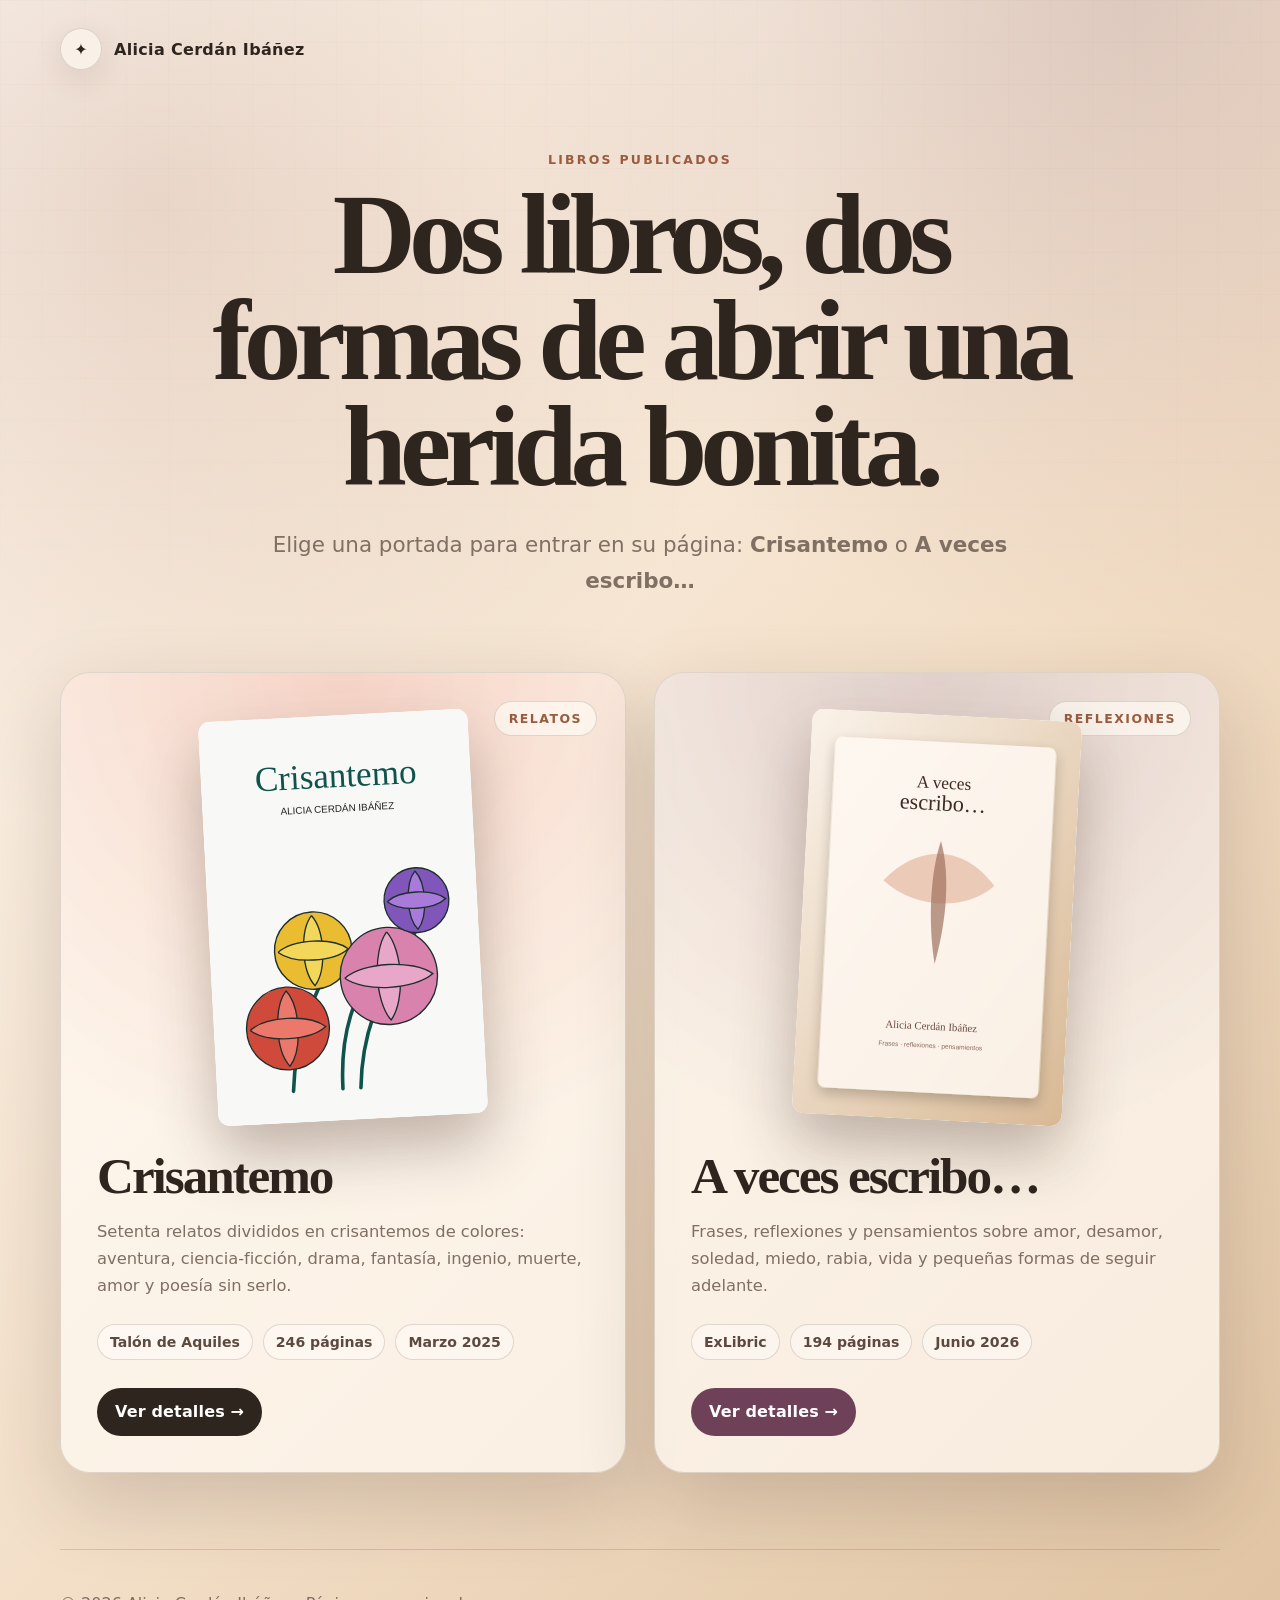
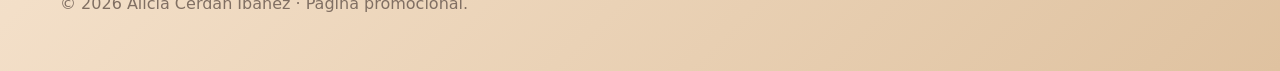
<file: index.html>
<!doctype html>
<html lang="es">
<head>
  <meta charset="utf-8" />
  <meta name="viewport" content="width=device-width, initial-scale=1" />
  <title>Libros de Alicia Cerdán Ibáñez</title>
  <meta name="description" content="Página inicial de los libros de Alicia Cerdán Ibáñez: Crisantemo y A veces escribo…" />
  <meta property="og:title" content="Libros de Alicia Cerdán Ibáñez" />
  <meta property="og:description" content="Elige entre Crisantemo y A veces escribo…" />
  <meta property="og:type" content="website" />
  <meta property="og:image" content="https://editorial.talondeaquiles.es/wp-content/uploads/2025/09/Crisantemo.png" />
  <link rel="preconnect" href="https://editorial.talondeaquiles.es" />
  <style>
    :root {
      --ink: #2f251f;
      --muted: #806f63;
      --paper: #fffaf3;
      --soft: #f2e3d0;
      --line: rgba(91, 67, 50, .18);
      --accent: #9a5b3f;
      --accent-2: #6f4158;
      --shadow: 0 30px 80px rgba(50, 34, 25, .18);
      --radius: 30px;
    }

    * { box-sizing: border-box; }

    html { scroll-behavior: smooth; }

    body {
      margin: 0;
      min-height: 100vh;
      font-family: Inter, ui-sans-serif, system-ui, -apple-system, BlinkMacSystemFont, "Segoe UI", sans-serif;
      color: var(--ink);
      background:
        radial-gradient(circle at 12% 12%, rgba(154, 91, 63, .20), transparent 34%),
        radial-gradient(circle at 88% 0%, rgba(111, 65, 88, .18), transparent 32%),
        linear-gradient(135deg, #fffaf4 0%, #f3dfc8 55%, #dfc2a0 100%);
      overflow-x: hidden;
    }

    body::before {
      content: "";
      position: fixed;
      inset: 0;
      pointer-events: none;
      opacity: .34;
      background-image:
        linear-gradient(rgba(88, 60, 42, .06) 1px, transparent 1px),
        linear-gradient(90deg, rgba(88, 60, 42, .04) 1px, transparent 1px);
      background-size: 42px 42px;
      mask-image: linear-gradient(to bottom, black, transparent 85%);
    }

    .shell {
      width: min(1160px, calc(100% - 36px));
      margin: 0 auto;
      position: relative;
      z-index: 1;
    }

    .topbar {
      display: flex;
      justify-content: space-between;
      align-items: center;
      gap: 18px;
      padding: 28px 0;
    }

    .brand {
      display: inline-flex;
      align-items: center;
      gap: 12px;
      color: inherit;
      text-decoration: none;
      font-weight: 700;
      letter-spacing: .02em;
    }

    .brand-mark {
      width: 42px;
      height: 42px;
      display: grid;
      place-items: center;
      border: 1px solid var(--line);
      border-radius: 999px;
      background: rgba(255, 250, 243, .62);
      box-shadow: 0 10px 30px rgba(71, 44, 28, .10);
    }

    .nav-link {
      color: var(--ink);
      text-decoration: none;
      font-weight: 700;
      padding: 10px 16px;
      border-radius: 999px;
      border: 1px solid var(--line);
      background: rgba(255, 250, 243, .48);
    }

    .hero {
      padding: 54px 0 30px;
      text-align: center;
    }

    .eyebrow {
      margin: 0 0 14px;
      color: var(--accent);
      font-size: .78rem;
      font-weight: 900;
      text-transform: uppercase;
      letter-spacing: .18em;
    }

    h1 {
      margin: 0 auto;
      max-width: 900px;
      font-family: Georgia, "Times New Roman", serif;
      font-size: clamp(3.2rem, 9vw, 7.8rem);
      line-height: .92;
      letter-spacing: -.06em;
    }

    .subtitle {
      max-width: 760px;
      margin: 28px auto 0;
      color: var(--muted);
      font-size: clamp(1.06rem, 2vw, 1.34rem);
      line-height: 1.7;
    }

    .books {
      display: grid;
      grid-template-columns: repeat(2, minmax(0, 1fr));
      gap: 28px;
      padding: 42px 0 76px;
    }

    .book-card {
      position: relative;
      min-height: 650px;
      border: 1px solid var(--line);
      border-radius: var(--radius);
      overflow: hidden;
      background: rgba(255, 250, 243, .72);
      box-shadow: var(--shadow);
      text-decoration: none;
      color: inherit;
      isolation: isolate;
      transition: transform .25s ease, box-shadow .25s ease, border-color .25s ease;
    }

    .book-card:hover {
      transform: translateY(-8px);
      box-shadow: 0 42px 100px rgba(50, 34, 25, .24);
      border-color: rgba(154, 91, 63, .38);
    }

    .book-card::before {
      content: "";
      position: absolute;
      inset: 0;
      z-index: -2;
      background: radial-gradient(circle at 50% 0%, var(--glow), transparent 58%);
      opacity: .82;
    }

    .book-card.crisantemo { --glow: rgba(223, 105, 83, .28); }
    .book-card.veces { --glow: rgba(111, 65, 88, .24); }

    .cover-area {
      min-height: 390px;
      display: grid;
      place-items: center;
      padding: 42px 34px 18px;
      position: relative;
    }

    .book-cover {
      width: min(270px, 68%);
      aspect-ratio: 2 / 3;
      object-fit: cover;
      border-radius: 12px;
      box-shadow: 0 30px 60px rgba(55, 38, 28, .30);
      transform: rotate(var(--tilt));
      background: #fff;
      transition: transform .25s ease;
    }

    .book-card:hover .book-cover {
      transform: rotate(0deg) scale(1.03);
    }

    .book-card.crisantemo .book-cover { --tilt: -3deg; }
    .book-card.veces .book-cover { --tilt: 3deg; }

    .badge {
      position: absolute;
      top: 28px;
      right: 28px;
      padding: 9px 14px;
      border: 1px solid var(--line);
      border-radius: 999px;
      background: rgba(255, 250, 243, .72);
      color: var(--accent);
      font-size: .78rem;
      font-weight: 900;
      text-transform: uppercase;
      letter-spacing: .12em;
    }

    .book-copy {
      padding: 12px 36px 36px;
    }

    .book-copy h2 {
      margin: 0;
      font-family: Georgia, "Times New Roman", serif;
      font-size: clamp(2.2rem, 4vw, 3.8rem);
      line-height: 1;
      letter-spacing: -.04em;
    }

    .book-copy p {
      margin: 18px 0 0;
      color: var(--muted);
      line-height: 1.65;
      font-size: 1.02rem;
    }

    .meta {
      display: flex;
      flex-wrap: wrap;
      gap: 10px;
      margin-top: 24px;
    }

    .pill {
      display: inline-flex;
      align-items: center;
      min-height: 36px;
      padding: 8px 12px;
      border-radius: 999px;
      border: 1px solid var(--line);
      background: rgba(255, 255, 255, .42);
      color: #5c493f;
      font-size: .88rem;
      font-weight: 700;
    }

    .cta {
      display: inline-flex;
      align-items: center;
      justify-content: center;
      gap: 8px;
      margin-top: 28px;
      min-height: 48px;
      padding: 0 18px;
      border-radius: 999px;
      background: var(--ink);
      color: white;
      font-weight: 900;
      letter-spacing: .01em;
    }

    .veces .cta { background: var(--accent-2); }

    .footer {
      display: flex;
      justify-content: space-between;
      gap: 18px;
      padding: 28px 0 42px;
      color: var(--muted);
      border-top: 1px solid var(--line);
    }

    .footer a {
      color: inherit;
      font-weight: 800;
      text-decoration: none;
    }

    @media (max-width: 850px) {
      .books {
        grid-template-columns: 1fr;
      }
      .book-card {
        min-height: auto;
      }
      .footer,
      .topbar {
        flex-direction: column;
        align-items: flex-start;
      }
      .hero {
        text-align: left;
      }
      h1,
      .subtitle {
        margin-left: 0;
      }
    }
  </style>
</head>
<body>
  <div class="shell">
    <header class="topbar">
      <a class="brand" href="index.html" aria-label="Inicio">
        <span class="brand-mark">✦</span>
        <span>Alicia Cerdán Ibáñez</span>
      </a>
      <!--<a class="nav-link" href="crisantemo.html">Ir a Crisantemo</a>-->
    </header>

    <main>
      <section class="hero">
        <p class="eyebrow">Libros publicados</p>
        <h1>Dos libros, dos formas de abrir una herida bonita.</h1>
        <p class="subtitle">Elige una portada para entrar en su página: <strong>Crisantemo</strong> o <strong>A veces escribo…</strong></p>
      </section>

      <section class="books" aria-label="Listado de libros">
        <a class="book-card crisantemo" href="crisantemo.html" aria-label="Abrir la página de Crisantemo">
          <span class="badge">Relatos</span>
          <div class="cover-area">
            <img class="book-cover" src="https://editorial.talondeaquiles.es/wp-content/uploads/2025/09/Crisantemo.png" onerror="this.onerror=null;this.src='assets/cover-fallback.svg';" alt="Portada de Crisantemo" />
          </div>
          <div class="book-copy">
            <h2>Crisantemo</h2>
            <p>Setenta relatos divididos en crisantemos de colores: aventura, ciencia-ficción, drama, fantasía, ingenio, muerte, amor y poesía sin serlo.</p>
            <div class="meta">
              <span class="pill">Talón de Aquiles</span>
              <span class="pill">246 páginas</span>
              <span class="pill">Marzo 2025</span>
            </div>
            <span class="cta">Ver detalles →</span>
          </div>
        </a>

        <a class="book-card veces" href="https://www.exlibric.com/libro/a-veces-escribo/" target="_blank" rel="noopener" aria-label="Abrir A veces escribo en ExLibric">
          <span class="badge">Reflexiones</span>
          <div class="cover-area">
            <img class="book-cover" src="https://www.exlibric.com/wp-content/uploads/2026/06/Portada-A-veces-escribo-752x1024.webp" onerror="this.onerror=null;this.src='assets/a-veces-escribo-fallback.svg';" alt="Portada decorativa de A veces escribo…" />
          </div>
          <div class="book-copy">
            <h2>A veces escribo…</h2>
            <p>Frases, reflexiones y pensamientos sobre amor, desamor, soledad, miedo, rabia, vida y pequeñas formas de seguir adelante.</p>
            <div class="meta">
              <span class="pill">ExLibric</span>
              <span class="pill">194 páginas</span>
              <span class="pill">Junio 2026</span>
            </div>
            <span class="cta">Ver detalles →</span>
          </div>
        </a>
      </section>
    </main>

    <footer class="footer">
      <p>© <span id="year"></span> Alicia Cerdán Ibáñez · Página promocional.</p>
      <!--<a href="https://www.exlibric.com/libro/a-veces-escribo/" target="_blank" rel="noopener">A veces escribo… en ExLibric</a>-->
    </footer>
  </div>

  <script>
    document.getElementById("year").textContent = new Date().getFullYear();
  </script>
</body>
</html>
</file>
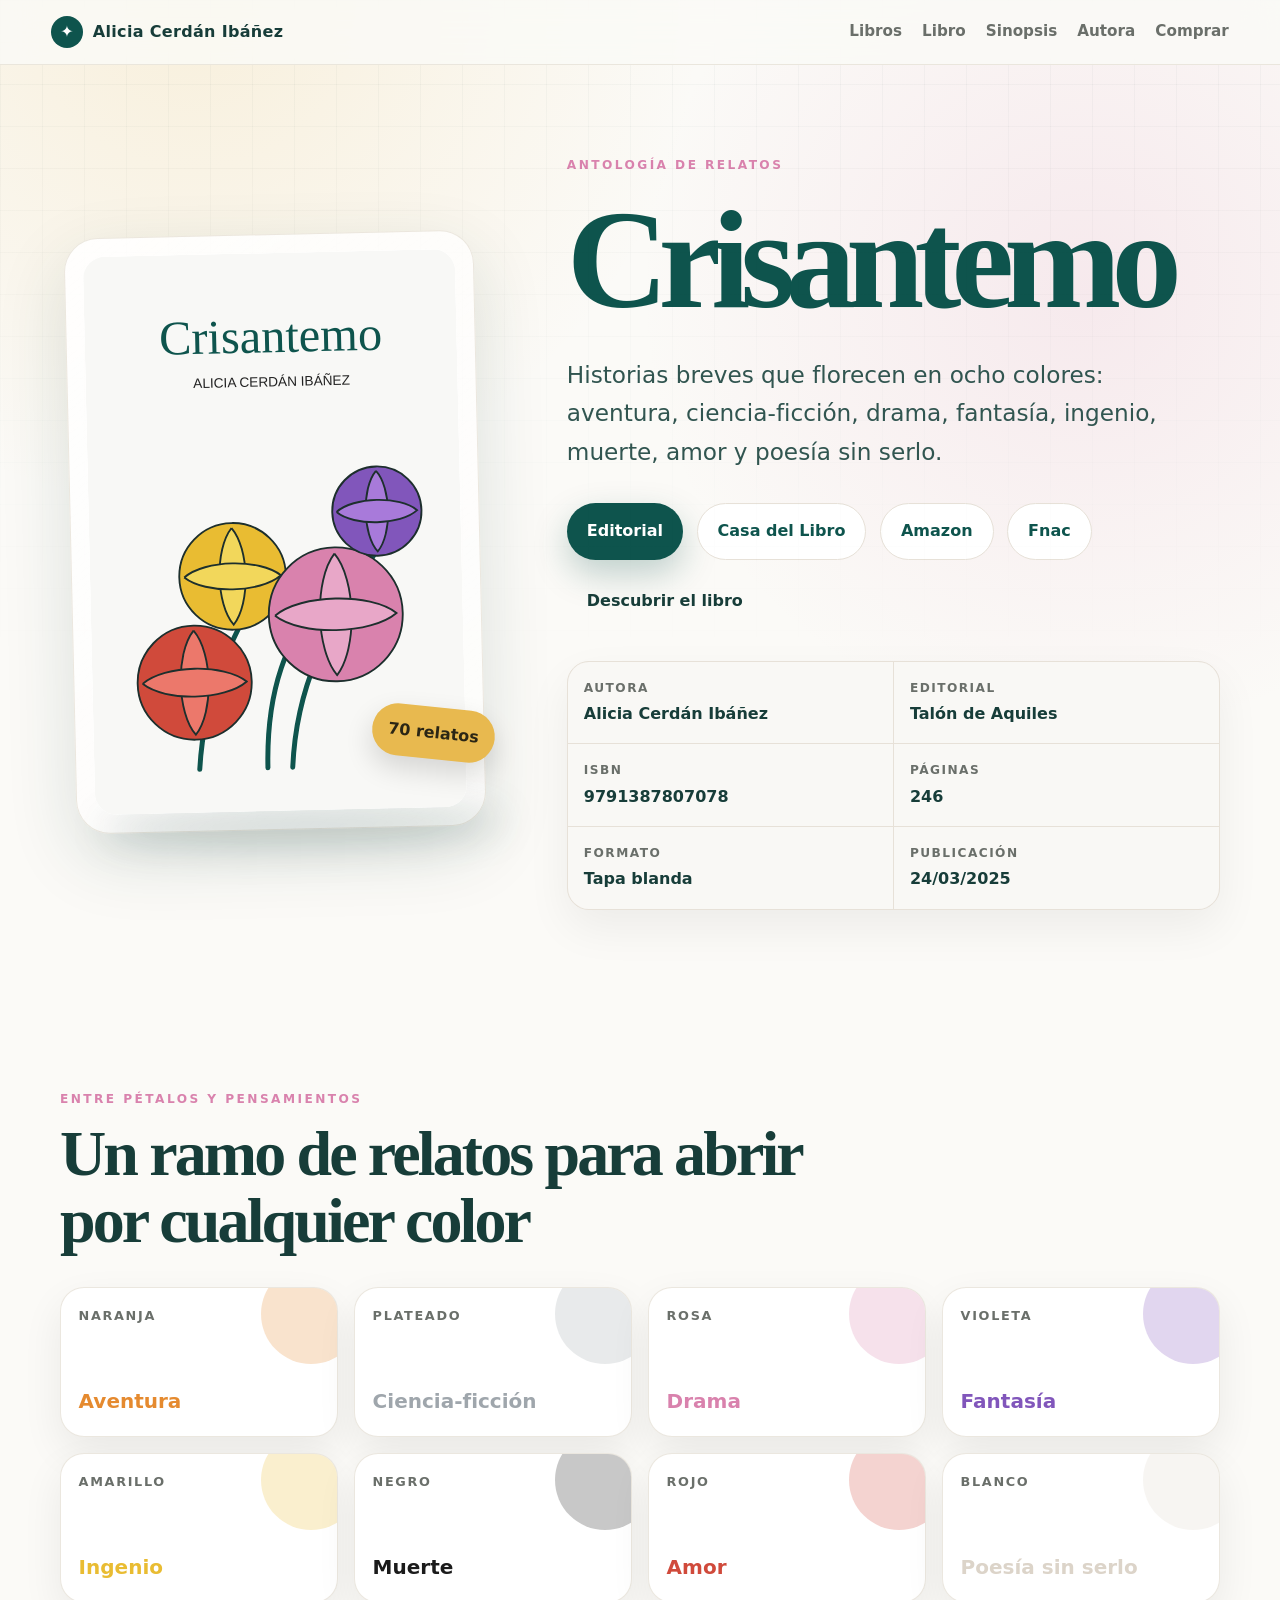
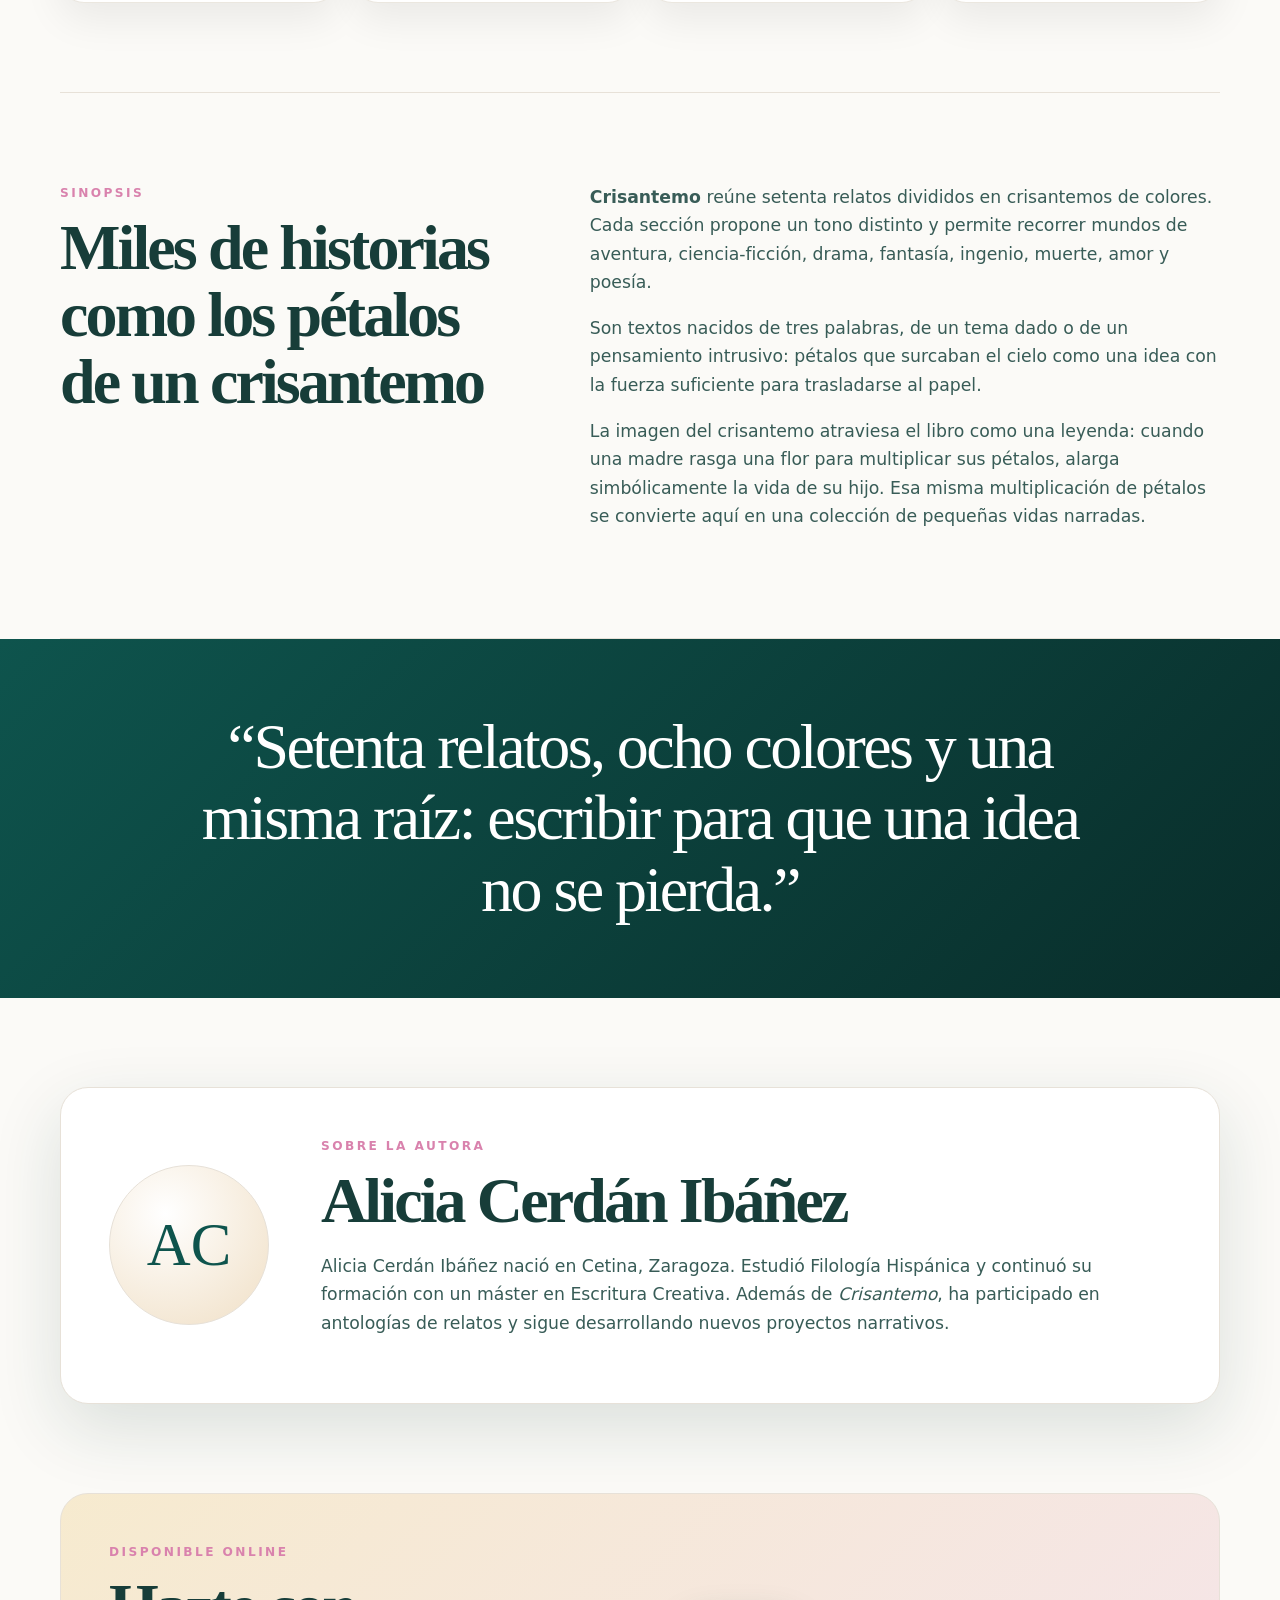
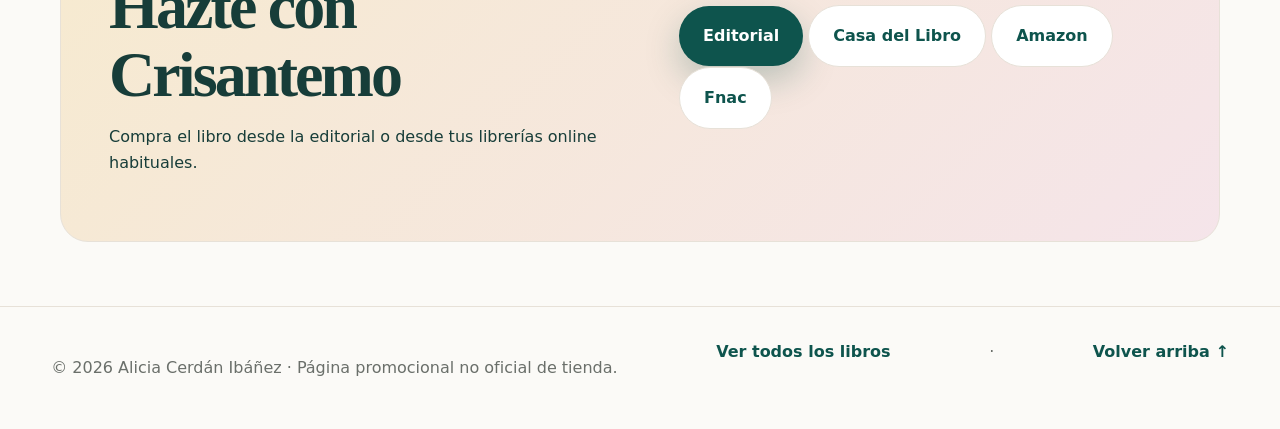
<file: crisantemo.html>
<!doctype html>
<html lang="es">
<head>
  <meta charset="utf-8" />
  <meta name="viewport" content="width=device-width, initial-scale=1" />
  <title>Crisantemo · Alicia Cerdán Ibáñez</title>
  <meta name="description" content="Página promocional de Crisantemo, antología de relatos de Alicia Cerdán Ibáñez publicada por Editorial Talón de Aquiles." />
  <meta property="og:title" content="Crisantemo · Alicia Cerdán Ibáñez" />
  <meta property="og:description" content="Setenta relatos divididos en crisantemos de colores: aventura, ciencia-ficción, drama, fantasía, ingenio, muerte, amor y poesía sin serlo." />
  <meta property="og:type" content="book" />
  <meta property="og:image" content="https://editorial.talondeaquiles.es/wp-content/uploads/2025/09/Crisantemo.png" />
  <link rel="preconnect" href="https://editorial.talondeaquiles.es" />
  <link rel="stylesheet" href="assets/styles.css" />
</head>
<body>
  <header class="site-header" id="inicio">
    <a class="brand" href="#inicio" aria-label="Inicio">
      <span class="brand-mark">✦</span>
      <span>Alicia Cerdán Ibáñez</span>
    </a>
    <button class="menu-toggle" aria-label="Abrir menú" aria-expanded="false">☰</button>
    <nav class="nav" aria-label="Navegación principal">
      <a href="index.html">Libros</a>
      <a href="#libro">Libro</a>
      <a href="#sinopsis">Sinopsis</a>
      <a href="#autora">Autora</a>
      <a href="#comprar">Comprar</a>
    </nav>
  </header>

  <main>
    <section class="hero section" id="libro">
      <div class="hero-media" aria-label="Portada del libro Crisantemo">
        <div class="cover-frame">
          <img src="https://editorial.talondeaquiles.es/wp-content/uploads/2025/09/Crisantemo.png" onerror="this.onerror=null;this.src='assets/cover-fallback.svg';" alt="Portada de Crisantemo, de Alicia Cerdán Ibáñez" />
        </div>
        <div class="floating-badge">70 relatos</div>
      </div>

      <div class="hero-copy">
        <p class="eyebrow">Antología de relatos</p>
        <h1>Crisantemo</h1>
        <p class="subtitle">Historias breves que florecen en ocho colores: aventura, ciencia-ficción, drama, fantasía, ingenio, muerte, amor y poesía sin serlo.</p>
        <div class="hero-actions" id="comprar">
          <a class="button primary" href="https://editorial.talondeaquiles.es/product/crisantemo/" target="_blank" rel="noopener">Editorial</a>
          <a class="button secondary" href="https://www.casadellibro.com/libro-crisantemo/9791387807078/17518914?srsltid=AfmBOoqljwVus1dBKDjP5V1rHkgIsDiGVR3AgkvOexYvZJCamcIaPEr4" target="_blank" rel="noopener">Casa del Libro</a>
          <a class="button secondary" href="https://www.amazon.es/Crisantemo-Alicia-Cerd%C3%A1n-Ib%C3%A1%C3%B1ez/dp/B0FT3N1F67" target="_blank" rel="noopener">Amazon</a>
          <a class="button secondary" href="https://www.fnac.es/a12451804/Alicia-Cerdan-Ibanez-Crisantemo" target="_blank" rel="noopener">Fnac</a>
          <a class="button ghost" href="#primeras-paginas">Descubrir el libro</a>
        </div>

        <dl class="tech-card" aria-label="Ficha técnica">
          <div><dt>Autora</dt><dd>Alicia Cerdán Ibáñez</dd></div>
          <div><dt>Editorial</dt><dd>Talón de Aquiles</dd></div>
          <div><dt>ISBN</dt><dd>9791387807078</dd></div>
          <div><dt>Páginas</dt><dd>246</dd></div>
          <div><dt>Formato</dt><dd>Tapa blanda</dd></div>
          <div><dt>Publicación</dt><dd>24/03/2025</dd></div>
        </dl>
      </div>
    </section>

    <section class="section intro" id="primeras-paginas">
      <div class="section-heading">
        <p class="eyebrow">Entre pétalos y pensamientos</p>
        <h2>Un ramo de relatos para abrir por cualquier color</h2>
      </div>
      <div class="intro-grid">
        <article class="color-card orange"><span>Naranja</span><strong>Aventura</strong></article>
        <article class="color-card silver"><span>Plateado</span><strong>Ciencia-ficción</strong></article>
        <article class="color-card pink"><span>Rosa</span><strong>Drama</strong></article>
        <article class="color-card violet"><span>Violeta</span><strong>Fantasía</strong></article>
        <article class="color-card yellow"><span>Amarillo</span><strong>Ingenio</strong></article>
        <article class="color-card black"><span>Negro</span><strong>Muerte</strong></article>
        <article class="color-card red"><span>Rojo</span><strong>Amor</strong></article>
        <article class="color-card white"><span>Blanco</span><strong>Poesía sin serlo</strong></article>
      </div>
    </section>

    <section class="section split" id="sinopsis">
      <div>
        <p class="eyebrow">Sinopsis</p>
        <h2>Miles de historias como los pétalos de un crisantemo</h2>
      </div>
      <div class="prose">
        <p><strong>Crisantemo</strong> reúne setenta relatos divididos en crisantemos de colores. Cada sección propone un tono distinto y permite recorrer mundos de aventura, ciencia-ficción, drama, fantasía, ingenio, muerte, amor y poesía.</p>
        <p>Son textos nacidos de tres palabras, de un tema dado o de un pensamiento intrusivo: pétalos que surcaban el cielo como una idea con la fuerza suficiente para trasladarse al papel.</p>
        <p>La imagen del crisantemo atraviesa el libro como una leyenda: cuando una madre rasga una flor para multiplicar sus pétalos, alarga simbólicamente la vida de su hijo. Esa misma multiplicación de pétalos se convierte aquí en una colección de pequeñas vidas narradas.</p>
      </div>
    </section>

    <section class="section quote-band" aria-label="Cita destacada">
      <blockquote>
        “Setenta relatos, ocho colores y una misma raíz: escribir para que una idea no se pierda.”
      </blockquote>
    </section>

    <section class="section author" id="autora">
      <div class="author-card">
        <div class="author-initials">AC</div>
        <div>
          <p class="eyebrow">Sobre la autora</p>
          <h2>Alicia Cerdán Ibáñez</h2>
          <p>Alicia Cerdán Ibáñez nació en Cetina, Zaragoza. Estudió Filología Hispánica y continuó su formación con un máster en Escritura Creativa. Además de <em>Crisantemo</em>, ha participado en antologías de relatos y sigue desarrollando nuevos proyectos narrativos.</p>
        </div>
      </div>
    </section>

    <section class="section buy-panel">
      <div>
        <p class="eyebrow">Disponible online</p>
        <h2>Hazte con Crisantemo</h2>
        <p>Compra el libro desde la editorial o desde tus librerías online habituales.</p>
      </div>
      <div class="buy-links" aria-label="Enlaces de compra">
        <a class="button primary large" href="https://editorial.talondeaquiles.es/product/crisantemo/" target="_blank" rel="noopener">Editorial</a>
        <a class="button secondary large" href="https://www.casadellibro.com/libro-crisantemo/9791387807078/17518914?srsltid=AfmBOoqljwVus1dBKDjP5V1rHkgIsDiGVR3AgkvOexYvZJCamcIaPEr4" target="_blank" rel="noopener">Casa del Libro</a>
        <a class="button secondary large" href="https://www.amazon.es/Crisantemo-Alicia-Cerd%C3%A1n-Ib%C3%A1%C3%B1ez/dp/B0FT3N1F67" target="_blank" rel="noopener">Amazon</a>
        <a class="button secondary large" href="https://www.fnac.es/a12451804/Alicia-Cerdan-Ibanez-Crisantemo" target="_blank" rel="noopener">Fnac</a>
      </div>
    </section>
  </main>

  <footer class="footer">
    <p>© <span id="year"></span> Alicia Cerdán Ibáñez · Página promocional no oficial de tienda.</p>
    <a href="index.html">Ver todos los libros</a> · <a href="#inicio">Volver arriba ↑</a>
  </footer>

  <script src="assets/main.js"></script>
</body>
</html>
</file>
<file: assets/styles.css>
:root{
  --bg:#fbfaf7;
  --paper:#ffffff;
  --ink:#173d39;
  --muted:#6a6f6a;
  --line:#e7e1d8;
  --accent:#0e544d;
  --accent-2:#e8b94f;
  --rose:#d982ad;
  --shadow:0 24px 70px rgba(23,61,57,.14);
  --radius:28px;
}
*{box-sizing:border-box}
html{scroll-behavior:smooth}
body{margin:0;font-family:Inter, ui-sans-serif, system-ui, -apple-system, BlinkMacSystemFont, "Segoe UI", sans-serif;color:var(--ink);background:radial-gradient(circle at 15% 0%, rgba(232,185,79,.16), transparent 32rem), radial-gradient(circle at 85% 8%, rgba(217,130,173,.14), transparent 28rem), var(--bg);line-height:1.65}
body:before{content:"";position:fixed;inset:0;pointer-events:none;background-image:linear-gradient(rgba(23,61,57,.035) 1px, transparent 1px),linear-gradient(90deg, rgba(23,61,57,.035) 1px, transparent 1px);background-size:42px 42px;mask-image:linear-gradient(to bottom, #000, transparent 75%)}
a{color:inherit}.site-header{position:sticky;top:0;z-index:10;display:flex;align-items:center;justify-content:space-between;gap:1rem;padding:1rem clamp(1rem,4vw,4rem);backdrop-filter:blur(16px);background:rgba(251,250,247,.82);border-bottom:1px solid rgba(231,225,216,.8)}
.brand{display:inline-flex;align-items:center;gap:.6rem;text-decoration:none;font-weight:800;letter-spacing:.02em}.brand-mark{display:grid;place-items:center;width:2rem;height:2rem;border-radius:999px;background:var(--accent);color:#fff}.nav{display:flex;align-items:center;gap:1.25rem}.nav a{text-decoration:none;color:var(--muted);font-weight:700;font-size:.95rem}.nav a:hover{color:var(--accent)}.menu-toggle{display:none;border:0;background:var(--paper);border-radius:12px;padding:.55rem .75rem;color:var(--ink);box-shadow:0 6px 20px rgba(0,0,0,.08)}
.section{width:min(1160px, calc(100% - 2rem));margin-inline:auto;padding:clamp(3rem,7vw,6rem) 0}.hero{display:grid;grid-template-columns:minmax(280px,430px) 1fr;gap:clamp(2rem,6vw,5rem);align-items:center;min-height:calc(100vh - 80px)}.hero-media{position:relative}.cover-frame{position:relative;max-width:410px;margin:auto;padding:18px;border-radius:34px;background:linear-gradient(145deg, rgba(255,255,255,.9), rgba(255,255,255,.45));box-shadow:var(--shadow);border:1px solid rgba(231,225,216,.8);transform:rotate(-1.3deg)}.cover-frame:after{content:"";position:absolute;inset:auto -18px -18px 24px;height:42px;border-radius:50%;background:rgba(23,61,57,.18);filter:blur(18px);z-index:-1}.cover-frame img{display:block;width:100%;height:auto;border-radius:22px;background:#fff}.floating-badge{position:absolute;right:-.3rem;bottom:12%;background:var(--accent-2);color:#2b2615;font-weight:900;border-radius:999px;padding:.8rem 1rem;box-shadow:0 12px 28px rgba(0,0,0,.14);transform:rotate(6deg)}.eyebrow{margin:0 0 .7rem;text-transform:uppercase;letter-spacing:.2em;font-size:.76rem;font-weight:900;color:var(--rose)}h1,h2{font-family:Georgia, "Times New Roman", serif;line-height:1.05;margin:0}h1{font-size:clamp(4rem,12vw,8.8rem);letter-spacing:-.07em;color:var(--accent)}h2{font-size:clamp(2rem,5vw,4.3rem);letter-spacing:-.045em}.subtitle{font-size:clamp(1.1rem,2vw,1.45rem);max-width:58ch;color:#315550;margin:1.4rem 0 2rem}.hero-actions{display:flex;flex-wrap:wrap;gap:.85rem;margin-bottom:2rem}.button{display:inline-flex;justify-content:center;align-items:center;border-radius:999px;padding:.9rem 1.25rem;text-decoration:none;font-weight:900;transition:transform .2s ease, box-shadow .2s ease}.button:hover{transform:translateY(-2px)}.button.primary{background:var(--accent);color:white;box-shadow:0 14px 34px rgba(14,84,77,.25)}.button.secondary{background:var(--paper);color:var(--accent);border:1px solid var(--line)}.button.large{padding:1.05rem 1.5rem}.tech-card{display:grid;grid-template-columns:repeat(2,minmax(0,1fr));gap:1px;margin:0;overflow:hidden;border:1px solid var(--line);border-radius:22px;background:var(--line);box-shadow:0 18px 45px rgba(0,0,0,.06)}.tech-card div{background:rgba(255,255,255,.76);padding:1rem}.tech-card dt{font-size:.76rem;text-transform:uppercase;letter-spacing:.12em;color:var(--muted);font-weight:900}.tech-card dd{margin:.2rem 0 0;font-weight:800}.section-heading{max-width:790px;margin-bottom:2rem}.intro-grid{display:grid;grid-template-columns:repeat(4,1fr);gap:1rem}.color-card{min-height:150px;border-radius:24px;padding:1.1rem;display:flex;flex-direction:column;justify-content:space-between;background:var(--paper);box-shadow:0 16px 42px rgba(0,0,0,.07);border:1px solid rgba(231,225,216,.8);overflow:hidden;position:relative}.color-card:before{content:"";position:absolute;right:-24px;top:-24px;width:100px;height:100px;border-radius:50%;background:currentColor;opacity:.24}.color-card span{font-size:.8rem;font-weight:900;text-transform:uppercase;letter-spacing:.13em;color:var(--muted)}.color-card strong{font-size:1.25rem}.orange{color:#e58a2f}.silver{color:#9fa6ac}.pink{color:#d982ad}.violet{color:#8156bb}.yellow{color:#e9bc32}.black{color:#1b1b1b}.red{color:#d04a3b}.white{color:#dcd4c9}.split{display:grid;grid-template-columns:.85fr 1.15fr;gap:clamp(2rem,5vw,4rem);align-items:start;border-top:1px solid var(--line);border-bottom:1px solid var(--line)}.prose{font-size:1.08rem;color:#385c57}.prose p{margin-top:0}.quote-band{width:100%;max-width:none;background:linear-gradient(135deg, var(--accent), #092d2a);color:white;text-align:center;padding:4.5rem 1rem}.quote-band blockquote{width:min(900px,100%);margin:auto;font-family:Georgia,"Times New Roman",serif;font-size:clamp(2rem,5vw,4rem);line-height:1.12;letter-spacing:-.04em}.author-card{display:grid;grid-template-columns:180px 1fr;gap:2rem;align-items:center;background:var(--paper);border:1px solid var(--line);border-radius:var(--radius);padding:clamp(1.2rem,4vw,3rem);box-shadow:var(--shadow)}.author-initials{display:grid;place-items:center;width:160px;height:160px;border-radius:50%;background:radial-gradient(circle at 35% 30%, #fff, #f0dfc5);border:1px solid var(--line);font-family:Georgia,"Times New Roman",serif;font-size:3.8rem;color:var(--accent)}.author p:last-child{font-size:1.08rem;color:#385c57}.buy-panel{display:flex;justify-content:space-between;align-items:center;gap:2rem;background:linear-gradient(135deg, rgba(232,185,79,.24), rgba(217,130,173,.18));border:1px solid var(--line);border-radius:var(--radius);padding:clamp(1.5rem,4vw,3rem);margin-bottom:4rem}.buy-panel p{max-width:62ch}.footer{display:flex;justify-content:space-between;gap:1rem;padding:2rem clamp(1rem,4vw,4rem);border-top:1px solid var(--line);color:var(--muted)}.footer a{text-decoration:none;font-weight:800;color:var(--accent)}
@media (max-width:850px){.menu-toggle{display:block}.nav{position:absolute;top:100%;left:1rem;right:1rem;display:none;flex-direction:column;align-items:flex-start;background:var(--paper);border:1px solid var(--line);border-radius:18px;padding:1rem;box-shadow:var(--shadow)}.nav.open{display:flex}.hero{grid-template-columns:1fr;min-height:auto;padding-top:2.5rem}.hero-copy{order:-1}.intro-grid{grid-template-columns:repeat(2,1fr)}.split,.author-card{grid-template-columns:1fr}.buy-panel,.footer{flex-direction:column;align-items:flex-start}.tech-card{grid-template-columns:1fr}.author-initials{width:120px;height:120px;font-size:2.8rem}}
@media (max-width:520px){.intro-grid{grid-template-columns:1fr}h1{font-size:4.4rem}.section{width:min(100% - 1.2rem,1160px)}.floating-badge{right:.5rem}}
</file>
